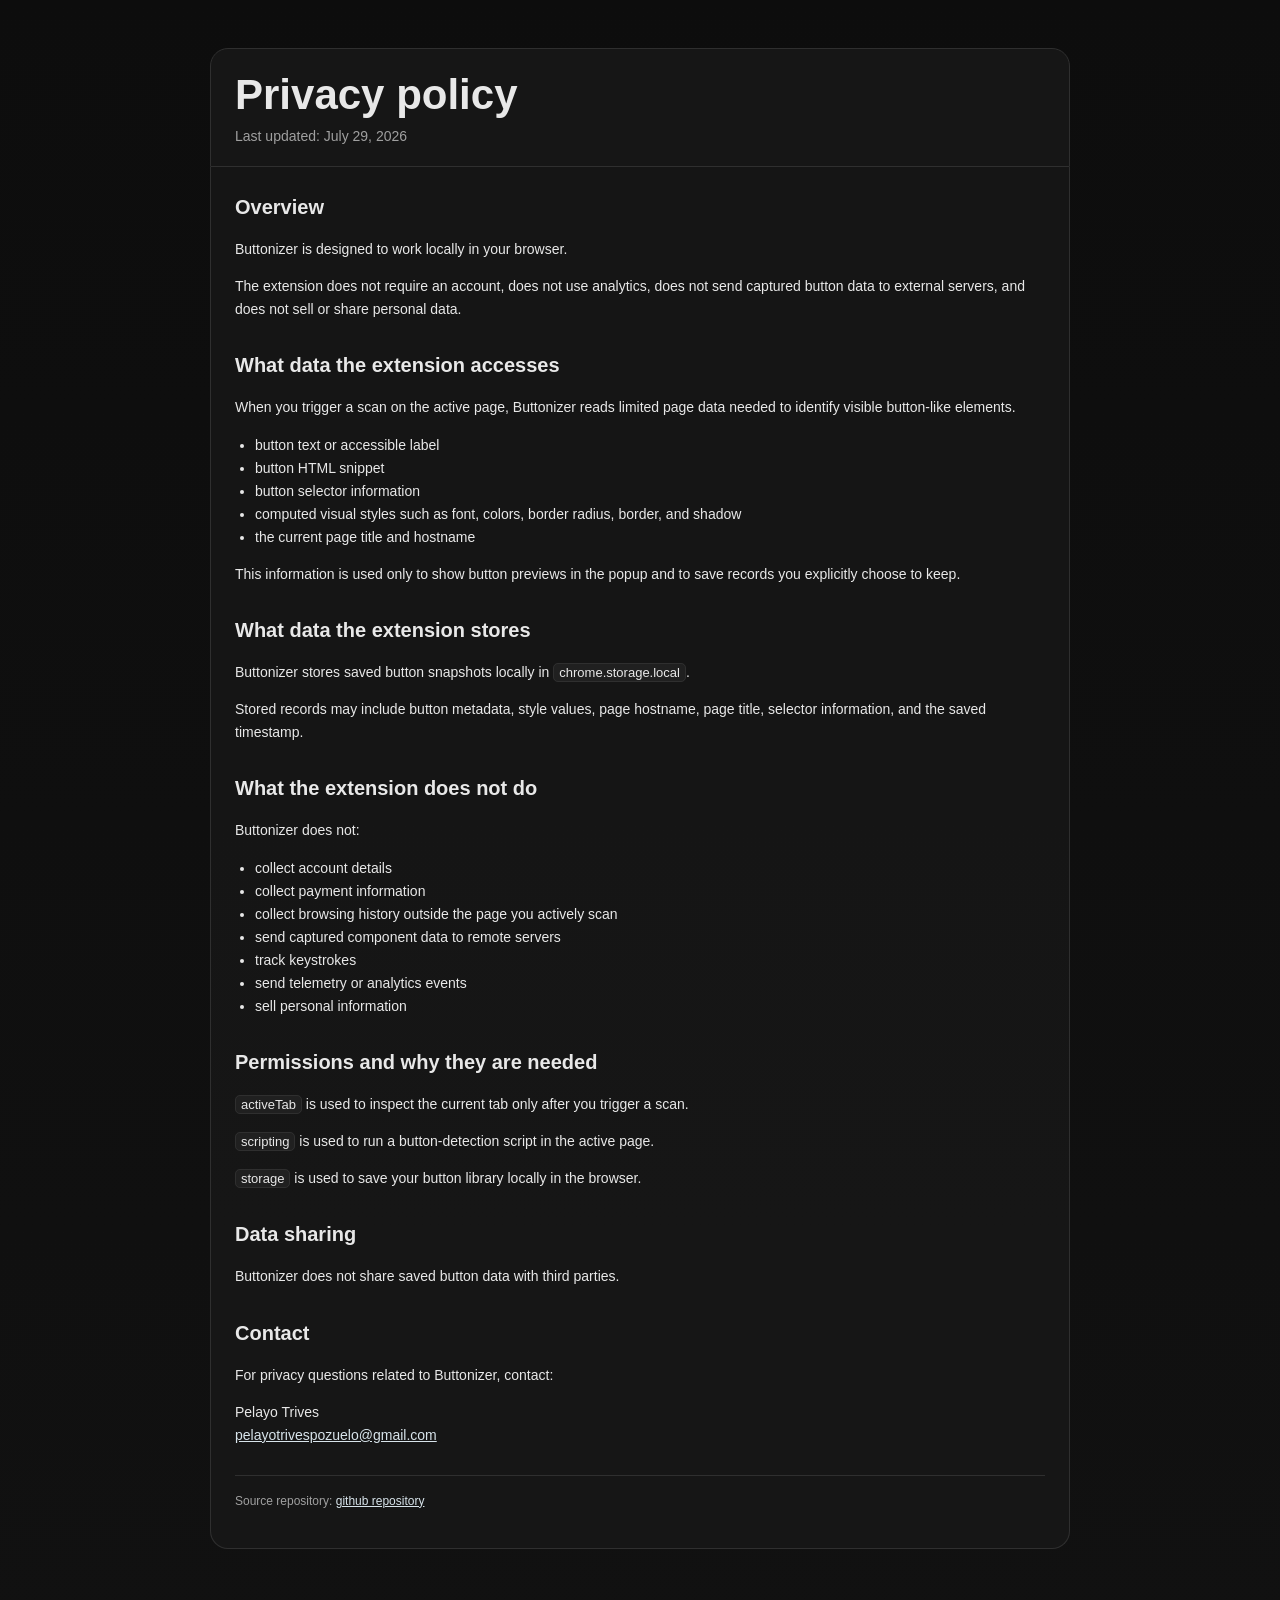
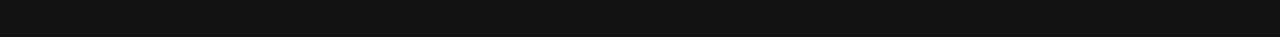
<file: docs/index.html>
<!doctype html>
<html lang="en">
  <head>
    <meta charset="UTF-8" />
    <meta http-equiv="refresh" content="0; url=./privacy/" />
    <meta name="viewport" content="width=device-width, initial-scale=1.0" />
    <title>Buttonizer</title>
  </head>
  <body>
    <p>Redirecting to <a href="./privacy/">privacy policy</a>.</p>
  </body>
</html>
</file>
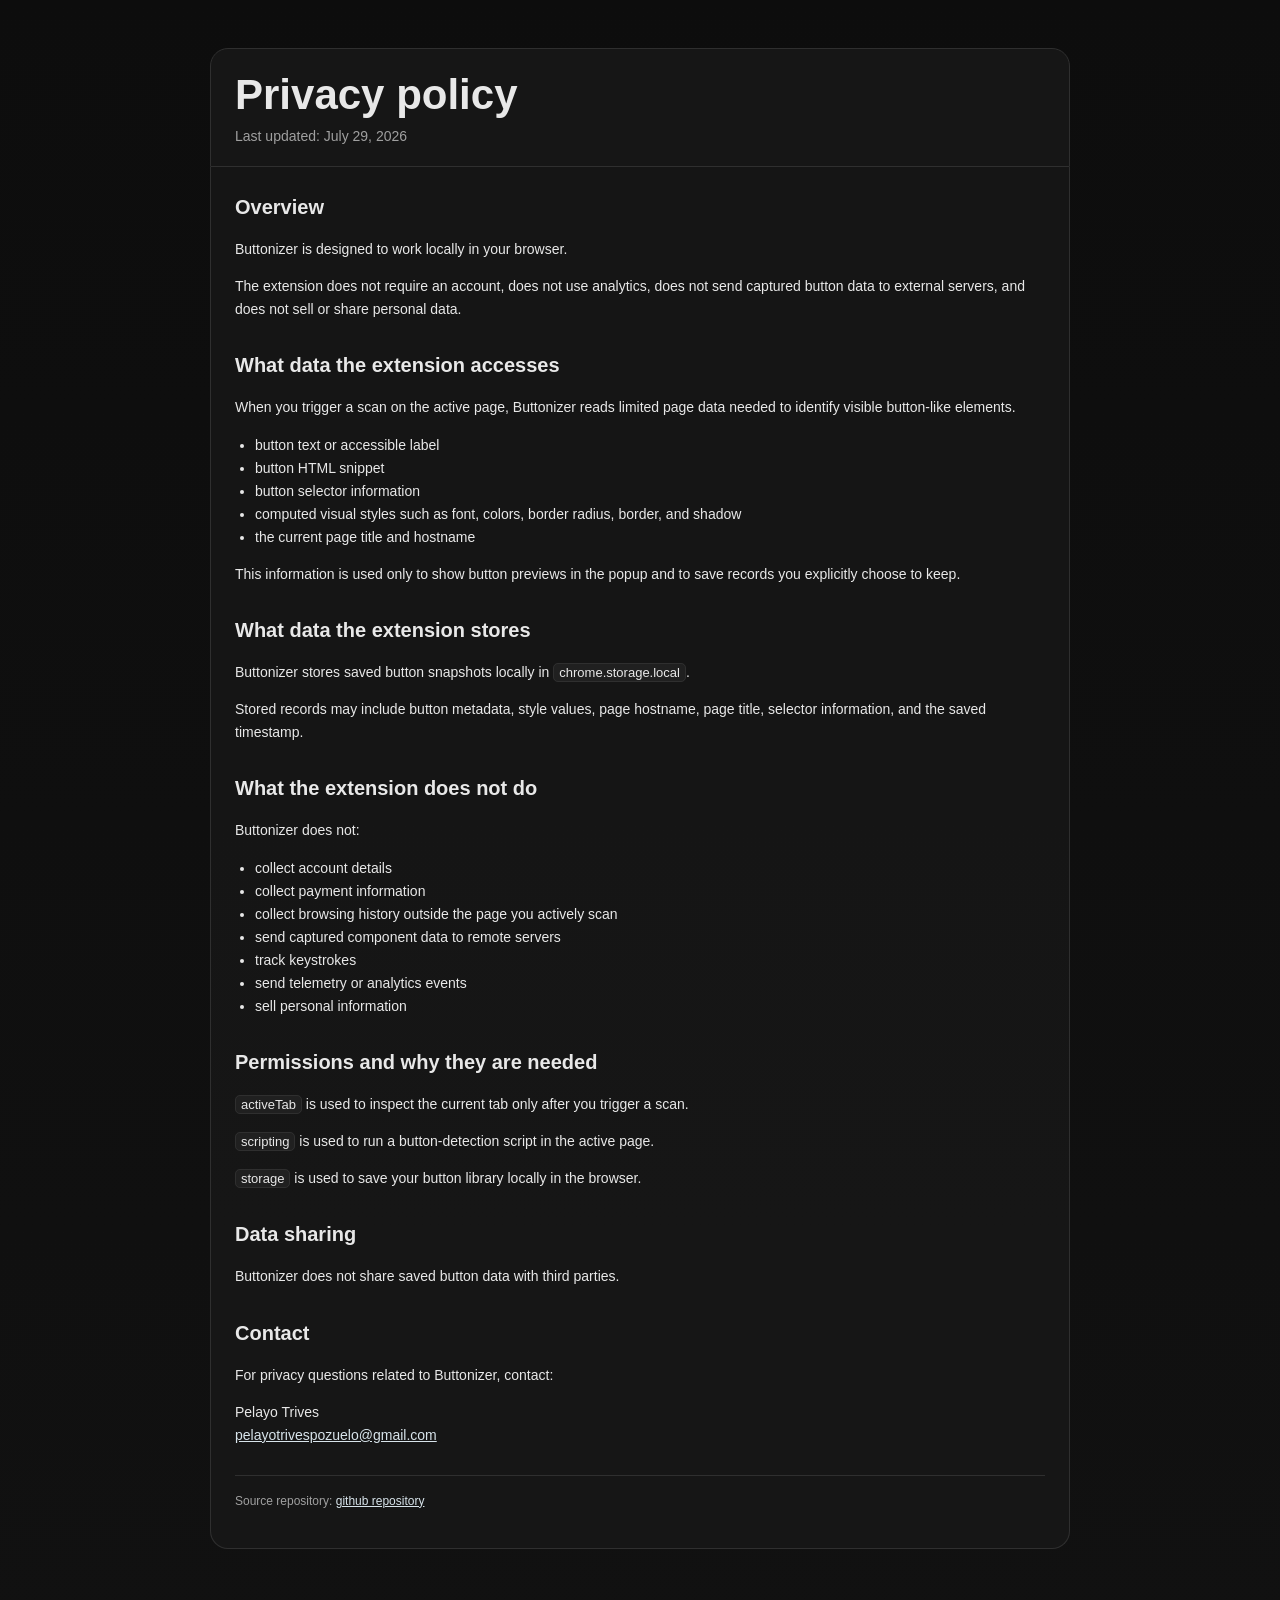
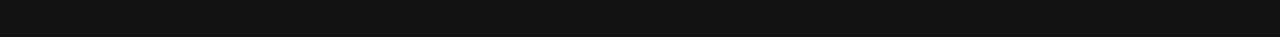
<file: docs/privacy/index.html>
<!doctype html>
<html lang="en">
  <head>
    <meta charset="UTF-8" />
    <meta name="viewport" content="width=device-width, initial-scale=1.0" />
    <title>Privacy policy | Buttonizer</title>
    <meta name="robots" content="noindex, nofollow" />
    <meta name="googlebot" content="noindex, nofollow" />
    <meta
      name="description"
      content="Privacy policy for Buttonizer, a Chrome extension that captures button references and stores them locally in your browser."
    />
    <style>
      :root {
        --bg: #0d0d0d;
        --panel: #171717;
        --panel-2: #202020;
        --ink: #e8e8e8;
        --muted: #a0a0a0;
        --line: #2f2f2f;
      }
      * { box-sizing: border-box; }
      body {
        margin: 0;
        background: linear-gradient(180deg, #0d0d0d 0%, #111111 100%);
        color: var(--ink);
        font-family: "JetBrains Mono", "IBM Plex Sans", sans-serif;
        line-height: 1.65;
      }
      .shell {
        width: min(860px, calc(100vw - 32px));
        margin: 48px auto;
        padding: 0 0 40px;
      }
      .hero {
        padding: 24px 24px 18px;
        border: 1px solid var(--line);
        border-radius: 18px 18px 0 0;
        background: rgba(23, 23, 23, 0.94);
      }
      .hero h1 { margin: 0 0 8px; font-size: clamp(30px, 5vw, 42px); line-height: 1.05; }
      .hero p { margin: 0; color: var(--muted); font-size: 14px; }
      .policy {
        padding: 24px;
        border: 1px solid var(--line);
        border-top: 0;
        border-radius: 0 0 18px 18px;
        background: rgba(23, 23, 23, 0.9);
      }
      h2 { margin: 28px 0 10px; font-size: 20px; }
      p, li { font-size: 14px; }
      ul { margin: 8px 0 0; padding-left: 20px; }
      code {
        padding: 1px 5px;
        border: 1px solid var(--line);
        border-radius: 5px;
        background: var(--panel-2);
        color: var(--ink);
        font-family: inherit;
        font-size: 13px;
      }
      .footer {
        margin-top: 28px;
        padding-top: 16px;
        border-top: 1px solid var(--line);
        color: var(--muted);
        font-size: 12px;
      }
      a { color: #d8e4eb; }
    </style>
  </head>
  <body>
    <main class="shell">
      <section class="hero">
        <h1>Privacy policy</h1>
        <p>Last updated: July 29, 2026</p>
      </section>

      <article class="policy">
        <h2 style="margin-top: 0">Overview</h2>
        <p>Buttonizer is designed to work locally in your browser.</p>
        <p>The extension does not require an account, does not use analytics, does not send captured button data to external servers, and does not sell or share personal data.</p>

        <h2>What data the extension accesses</h2>
        <p>When you trigger a scan on the active page, Buttonizer reads limited page data needed to identify visible button-like elements.</p>
        <ul>
          <li>button text or accessible label</li>
          <li>button HTML snippet</li>
          <li>button selector information</li>
          <li>computed visual styles such as font, colors, border radius, border, and shadow</li>
          <li>the current page title and hostname</li>
        </ul>
        <p>This information is used only to show button previews in the popup and to save records you explicitly choose to keep.</p>

        <h2>What data the extension stores</h2>
        <p>Buttonizer stores saved button snapshots locally in <code>chrome.storage.local</code>.</p>
        <p>Stored records may include button metadata, style values, page hostname, page title, selector information, and the saved timestamp.</p>

        <h2>What the extension does not do</h2>
        <p>Buttonizer does not:</p>
        <ul>
          <li>collect account details</li>
          <li>collect payment information</li>
          <li>collect browsing history outside the page you actively scan</li>
          <li>send captured component data to remote servers</li>
          <li>track keystrokes</li>
          <li>send telemetry or analytics events</li>
          <li>sell personal information</li>
        </ul>

        <h2>Permissions and why they are needed</h2>
        <p><code>activeTab</code> is used to inspect the current tab only after you trigger a scan.</p>
        <p><code>scripting</code> is used to run a button-detection script in the active page.</p>
        <p><code>storage</code> is used to save your button library locally in the browser.</p>

        <h2>Data sharing</h2>
        <p>Buttonizer does not share saved button data with third parties.</p>

        <h2>Contact</h2>
        <p>For privacy questions related to Buttonizer, contact:</p>
        <p>
          Pelayo Trives<br />
          <a href="mailto:pelayotrivespozuelo@gmail.com">pelayotrivespozuelo@gmail.com</a>
        </p>

        <p class="footer">
          Source repository:
          <a href="https://github.com/pelayotrives/buttonizer" rel="noopener noreferrer">github repository</a>
        </p>
      </article>
    </main>
  </body>
</html>
</file>
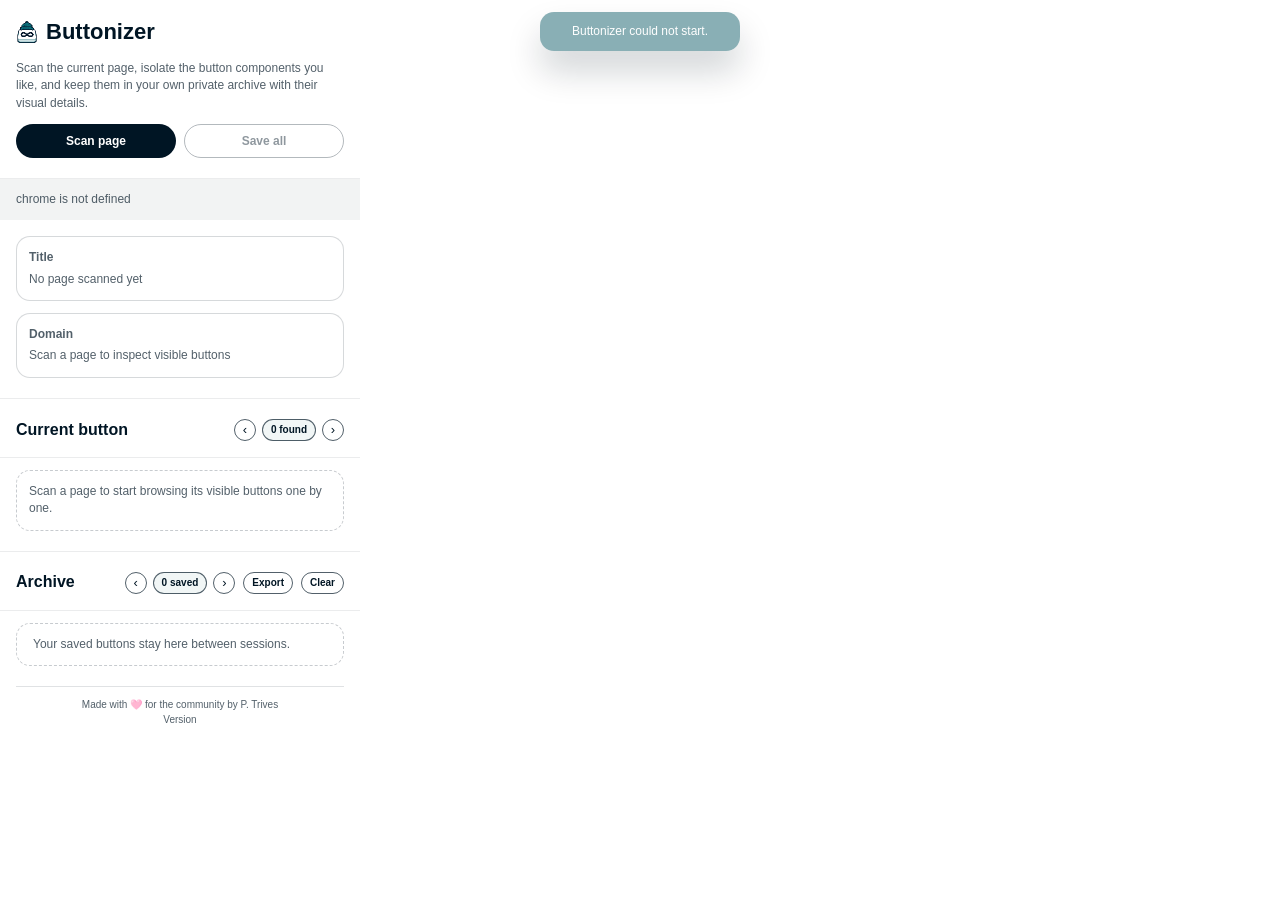
<file: popup/popup.html>
<!doctype html>
<html lang="en">
  <head>
    <meta charset="UTF-8" />
    <meta name="viewport" content="width=device-width, initial-scale=1.0" />
    <title>Buttonizer</title>
    <link rel="stylesheet" href="./popup.css" />
  </head>
  <body>
    <main class="app-shell">
      <div id="toastMessage" class="toast" hidden aria-live="polite"></div>

      <output id="scanLoader" class="scan-loader" hidden aria-live="polite" aria-hidden="true">
        <div class="scan-loader__card">
          <div class="scan-loader__spinner" aria-hidden="true"></div>
          <p class="scan-loader__title">Reading the page</p>
          <p class="scan-loader__copy">Finding visible button components</p>
        </div>
      </output>

      <section class="workspace-panel">
        <header class="workspace-panel__hero">
          <div class="workspace-panel__copy">
            <div class="brand-lockup">
              <img class="brand-mark" src="../icons/icon-32.png" alt="" aria-hidden="true" />
              <h1>Buttonizer</h1>
            </div>
            <p class="hero-copy">
              Scan the current page, isolate the button components you like, and keep them in your own private archive with their visual details.
            </p>
          </div>
          <div class="workspace-panel__actions">
            <button id="scanPageButton" class="ui-button ui-button--primary" type="button">Scan page</button>
            <button id="saveAllButton" class="ui-button ui-button--secondary" type="button" disabled>Save all</button>
          </div>
        </header>

        <output id="statusMessage" class="status-banner">Ready to inspect the active tab.</output>

        <div id="pageFacts" class="facts-grid">
          <div class="fact-card">
            <span class="fact-card__label">Title</span>
            <p class="fact-card__value">No page scanned yet</p>
          </div>
          <div class="fact-card">
            <span class="fact-card__label">URL</span>
            <p class="fact-card__value">Run a scan to inspect visible buttons</p>
          </div>
          <div class="fact-card">
            <span class="fact-card__label">Status</span>
            <p class="fact-card__value">Idle</p>
          </div>
        </div>

        <section class="capture-panel">
          <div class="capture-panel__header">
            <h2>Current button</h2>
            <div class="capture-nav">
              <button id="capturePrevButton" class="nav-button" type="button" aria-label="Previous button">‹</button>
              <span id="scanCountBadge" class="counter-pill">0 found</span>
              <button id="captureNextButton" class="nav-button" type="button" aria-label="Next button">›</button>
            </div>
          </div>

          <div id="detectedEmpty" class="empty-state">
            <p>Scan a page to start browsing its visible buttons one by one.</p>
          </div>

          <article id="detectedInspector" class="inspector-card" hidden>
            <div class="inspector-card__header">
              <div class="inspector-card__title-wrap">
                <h3 id="inspectorTitle">&nbsp;</h3>
                <p id="inspectorSubtitle" class="inspector-card__subtitle"></p>
              </div>
              <button id="saveCurrentButton" class="ui-button ui-button--mini ui-button--secondary" type="button">Save</button>
            </div>

            <div class="preview-stage">
              <div id="inspectorPreview" class="preview-stage__surface" aria-hidden="true"></div>
            </div>

            <div class="meta-row">
              <span id="inspectorSize" class="meta-chip"></span>
              <span id="inspectorFont" class="meta-chip"></span>
              <span id="inspectorWeight" class="meta-chip"></span>
            </div>

            <div class="details-grid">
              <div class="detail-item">
                <span class="detail-item__label">Background</span>
                <p id="inspectorBackground" class="detail-item__value"></p>
              </div>
              <div class="detail-item">
                <span class="detail-item__label">Text</span>
                <p id="inspectorText" class="detail-item__value"></p>
              </div>
              <div class="detail-item">
                <span class="detail-item__label">Border</span>
                <p id="inspectorBorder" class="detail-item__value"></p>
              </div>
              <div class="detail-item">
                <span class="detail-item__label">Radius</span>
                <p id="inspectorRadius" class="detail-item__value"></p>
              </div>
              <div class="detail-item detail-item--full">
                <span class="detail-item__label">Shadow</span>
                <p id="inspectorShadow" class="detail-item__value"></p>
              </div>
            </div>

            <div class="info-block info-block--outlined">
              <div class="section-row">
                <p class="section-title">Palette</p>
              </div>
              <div id="inspectorPalette" class="palette-row" aria-label="Extracted palette"></div>
            </div>

            <div class="info-block info-block--outlined">
              <div class="section-row">
                <p class="section-title">Selector</p>
              </div>
              <p id="inspectorSelector" class="snippet-block__value snippet-block__value--selector"></p>
            </div>

            <div class="info-block">
              <div class="section-row">
                <p class="section-title">Markup</p>
                <button id="copyMarkupButton" class="icon-button" type="button" aria-label="Copy markup">⧉</button>
              </div>
              <pre id="inspectorMarkup" class="snippet-block__value snippet-block__value--code snippet-block__value--editor"></pre>
            </div>
          </article>
        </section>
      </section>

      <section class="panel">
        <div class="panel-header">
          <h2>Archive</h2>
          <div class="panel-header__controls">
            <div class="capture-nav">
              <button id="archivePrevButton" class="nav-button" type="button" aria-label="Previous saved button">‹</button>
              <span id="archiveCountBadge" class="counter-pill">0 saved</span>
              <button id="archiveNextButton" class="nav-button" type="button" aria-label="Next saved button">›</button>
            </div>
            <button id="exportArchiveButton" class="ui-button ui-button--ghost" type="button" aria-label="Export archive" title="Export archive">Export</button>
            <button id="clearLibraryButton" class="ui-button ui-button--ghost" type="button">Clear</button>
          </div>
        </div>

        <div id="savedEmpty" class="empty-state">
          <p>Your saved buttons stay here between sessions.</p>
        </div>

        <div id="savedLibrary" class="preview-stage saved-preview-stage" hidden>
          <div id="savedPreview" class="preview-stage__surface" aria-hidden="true"></div>
        </div>

        <div id="savedDetails" class="saved-details" hidden>
          <div class="saved-details__header">
            <h3 id="savedDetailsTitle">&nbsp;</h3>
            <div class="saved-details__actions">
              <button id="removeSavedButton" class="ui-button ui-button--mini ui-button--secondary" type="button">Remove</button>
            </div>
          </div>
          <div class="saved-details__meta">
            <p id="savedDetailsFont"></p>
            <p id="savedDetailsBackground"></p>
            <p id="savedDetailsBorder"></p>
            <p id="savedDetailsShadow"></p>
          </div>
          <div id="savedDetailsPalette" class="palette-row" aria-label="Saved palette"></div>
          <div class="info-block info-block--code">
            <div class="section-row">
              <p class="section-title">CSS</p>
              <button id="copySavedCssButton" class="icon-button" type="button" aria-label="Copy CSS">⧉</button>
            </div>
            <pre id="savedDetailsCss" class="snippet-block__value snippet-block__value--code snippet-block__value--editor"></pre>
          </div>
        </div>
      </section>

      <footer class="app-footer">
        <hr />
        <p>Made with 🩷 for the community by P. Trives</p>
        <p id="appVersion">Version</p>
      </footer>
    </main>

    <script src="./popup.js" type="module"></script>
  </body>
</html>
</file>
<file: popup/popup.css>
/* Hallmark · pre-emit critique: P4 H4 E4 S4 R4 V4 */
/* Hallmark · macrostructure: Workbench · tone: utilitarian technical · anchor hue: deep teal */
:root {
  --color-ink: #001524;
  --color-signal: #15616d;
  --color-paper: #ffffff;
  --color-paper-soft: rgba(255, 255, 255, 0.98);
  --color-border: rgba(0, 21, 36, 0.1);
  --color-border-strong: rgba(0, 21, 36, 0.68);
  --color-muted: rgba(0, 21, 36, 0.68);
  --color-soft: rgba(21, 97, 109, 0.08);
  --color-soft-strong: rgba(21, 97, 109, 0.16);
  --font-display: Arial, sans-serif;
  --font-body: Arial, sans-serif;
  --space-1: 4px;
  --space-2: 8px;
  --space-3: 12px;
  --space-4: 16px;
  --space-5: 20px;
  --space-6: 24px;
  --radius-sm: 10px;
  --radius-md: 14px;
  --radius-lg: 20px;
  --text-xs: 10px;
  --text-sm: 12px;
  --text-md: 13px;
  --text-lg: 16px;
  --text-xl: 22px;
  --dur-fast: 140ms;
  --dur-mid: 220ms;
  --ease-out: cubic-bezier(0.2, 0.8, 0.2, 1);
  --ease-in-out: cubic-bezier(0.4, 0, 0.2, 1);
  --shadow-panel: 0 10px 24px rgba(0, 21, 36, 0.04);
  --shadow-hover: 0 10px 18px rgba(0, 21, 36, 0.08);
}

* {
  box-sizing: border-box;
}

html,
body {
  margin: 0;
  padding: 0;
  width: 360px;
  min-width: 360px;
  max-width: 360px;
  overflow-x: clip;
  background: #ffffff;
  color: var(--color-ink);
  font-family: var(--font-body);
}

button,
input,
textarea,
select {
  font: inherit;
}

h1,
h2,
h3,
p,
pre {
  margin: 0;
}

h1,
h2,
h3 {
  font-family: var(--font-display);
  font-style: normal;
  font-weight: 700;
  overflow-wrap: anywhere;
}

h1 {
  font-size: var(--text-xl);
  line-height: 1.08;
}

h2 {
  font-size: var(--text-lg);
  line-height: 1.15;
}

h3 {
  font-size: 15px;
  line-height: 1.18;
}

.app-shell {
  position: relative;
  display: flex;
  flex-direction: column;
  gap: 0;
  width: 100%;
  min-height: 100vh;
  padding: 0;
  background: #ffffff;
}

.scan-loader {
  position: fixed;
  inset: 0;
  z-index: 1000;
  display: grid;
  place-items: center;
  padding: var(--space-5);
  background: rgba(255, 255, 255, 0.88);
  backdrop-filter: blur(8px);
  -webkit-backdrop-filter: blur(8px);
}

.scan-loader[hidden] {
  display: none;
}

.scan-loader__card {
  display: grid;
  justify-items: center;
  gap: var(--space-2);
  width: min(100%, 250px);
  padding: var(--space-5);
  border: 1px solid var(--color-border);
  border-radius: var(--radius-md);
  background: var(--color-paper);
  box-shadow: var(--shadow-hover);
  text-align: center;
}

.scan-loader__spinner {
  width: 28px;
  height: 28px;
  border: 3px solid var(--color-soft-strong);
  border-top-color: var(--color-signal);
  border-radius: 50%;
  animation: scan-loader-spin 800ms linear infinite;
}

.scan-loader__title {
  margin-top: var(--space-2);
  font-size: var(--text-md);
  font-weight: 700;
}

.scan-loader__copy {
  color: var(--color-muted);
  font-size: var(--text-sm);
}

@keyframes scan-loader-spin {
  to {
    transform: rotate(360deg);
  }
}

.toast {
  position: fixed;
  top: 12px;
  left: 50%;
  z-index: 999;
  transform: translateX(-50%);
  min-width: 200px;
  max-width: calc(360px - 32px);
  padding: 12px 14px;
  border: 0;
  border-radius: 14px;
  background: rgba(21, 97, 109, 0.5);
  backdrop-filter: blur(18px) saturate(1.12);
  -webkit-backdrop-filter: blur(18px) saturate(1.12);
  color: #ffffff;
  text-align: center;
  font-size: var(--text-sm);
  line-height: 1.25;
  box-shadow: 0 20px 34px rgba(0, 21, 36, 0.18);
  pointer-events: none;
  opacity: 0;
  transition:
    opacity 180ms var(--ease-out),
    transform 180ms var(--ease-out);
}

.toast.is-visible {
  opacity: 1;
  transform: translateX(-50%) translateY(0);
}

.toast[hidden] {
  display: block !important;
  opacity: 0;
  transform: translateX(-50%) translateY(-6px);
}

.workspace-panel,
.panel {
  width: 100%;
  border: 0;
  border-radius: 0;
  background: #ffffff;
  box-shadow: none;
}

.workspace-panel {
  display: flex;
  flex-direction: column;
}

.workspace-panel__hero,
.status-banner,
.facts-grid,
.capture-panel,
.panel-header,
.panel > .empty-state,
.saved-library,
.saved-details {
  padding-inline: var(--space-4);
}

.workspace-panel__hero {
  display: flex;
  flex-direction: column;
  gap: var(--space-3);
  padding-top: var(--space-5);
  padding-bottom: var(--space-3);
  border-bottom: 1px solid rgba(0, 21, 36, 0.08);
}

.workspace-panel__copy h1 {
  margin: 0;
}

.brand-lockup {
  display: flex;
  align-items: center;
  gap: var(--space-2);
  margin-bottom: var(--space-4);
}

.brand-lockup h1 {
  font-size: var(--text-xl);
}

.brand-mark {
  display: block;
  width: 22px;
  height: 22px;
  object-fit: contain;
}

.hero-copy,
.status-banner,
.fact-card__value,
.inspector-card__subtitle,
.detail-item__value,
.snippet-block__value,
.empty-state p,
.saved-details__meta p,
.fact-card__label,
.detail-item__label,
.section-title {
  color: var(--color-muted);
  font-size: var(--text-sm);
  line-height: 1.45;
}

.fact-card__label,
.detail-item__label,
.section-title {
  font-weight: 700;
}

.workspace-panel__actions,
.meta-row,
.capture-nav,
.saved-library,
.palette-row,
.section-row {
  display: flex;
}

.workspace-panel__actions {
  gap: var(--space-2);
  margin-bottom: var(--space-2);
}

.workspace-panel__actions > * {
  flex: 1 1 0;
}

.status-banner {
  margin-bottom: var(--space-4);
  padding-block: var(--space-3);
  border-radius: 0;
  background: rgba(0, 21, 36, 0.05);
}

.facts-grid {
  display: flex;
  flex-direction: column;
  gap: var(--space-3);
  padding-bottom: var(--space-5);
}

.fact-card,
.preview-stage,
.info-block {
  width: 100%;
}

.empty-state,
.saved-details {
  width: auto;
}

.fact-card,
.info-block {
  display: flex;
  flex-direction: column;
  gap: var(--space-1);
  padding: var(--space-3);
  border: 1px solid rgba(0, 21, 36, 0.16);
  border-radius: var(--radius-md);
  background: #ffffff;
}

.fact-card__value,
.detail-item__value,
.inspector-card__subtitle,
.saved-details__meta p,
.snippet-block__value {
  overflow-wrap: anywhere;
}

.capture-panel,
.panel {
  padding-top: var(--space-5);
  padding-bottom: var(--space-5);
  border-top: 1px solid rgba(0, 21, 36, 0.08);
}

.capture-panel {
  display: flex;
  flex-direction: column;
  gap: var(--space-3);
}

.capture-panel__header,
.panel-header,
.inspector-card__header,
.saved-details__header,
.section-row {
  display: flex;
  align-items: center;
  justify-content: space-between;
  gap: var(--space-3);
}

.panel-header__controls {
  display: flex;
  align-items: center;
  gap: var(--space-2);
}

.capture-panel__header {
  margin-inline: calc(var(--space-4) * -1);
  padding: 0 var(--space-4) 16px;
  border-bottom: 1px solid rgba(0, 21, 36, 0.08);
}

.panel-header {
  padding-bottom: 16px;
  border-bottom: 1px solid rgba(0, 21, 36, 0.08);
}

.panel > .empty-state {
  display: block;
  margin: var(--space-3) var(--space-4) 0;
}

.capture-nav {
  align-items: center;
  gap: 6px;
}

.ui-button,
.nav-button,
.saved-button,
.saved-button__remove,
.icon-button,
.palette-swatch {
  transition:
    transform var(--dur-fast) var(--ease-out),
    box-shadow var(--dur-mid) var(--ease-in-out),
    background var(--dur-mid) var(--ease-in-out),
    color var(--dur-mid) var(--ease-in-out),
    opacity var(--dur-fast) var(--ease-out);
    cursor: pointer;
}

.ui-button,
.nav-button,
.saved-button,
.saved-button__remove,
.counter-pill,
.meta-chip {
  display: inline-flex;
  align-items: center;
  justify-content: center;
}

.ui-button {
  min-height: 32px;
  padding: 0 12px;
  border: 1px solid var(--color-border-strong);
  border-radius: 9999px;
  font-size: var(--text-sm);
  font-weight: 700;
}

.workspace-panel__actions .ui-button {
  min-height: 34px;
  padding-inline: 12px;
}

.ui-button:hover,
.nav-button:hover,
.saved-button:hover,
.saved-button__remove:hover,
.palette-swatch:hover {
  transform: translateY(-1px);
  box-shadow: var(--shadow-hover);
}

.ui-button:focus-visible,
.nav-button:focus-visible,
.saved-button:focus-visible,
.saved-button__remove:focus-visible,
.icon-button:focus-visible,
.preview-stage__button:focus-visible,
.palette-swatch:focus-visible {
  outline: 2px solid var(--color-signal);
  outline-offset: 2px;
}

.ui-button:disabled,
.nav-button:disabled,
.icon-button:disabled {
  opacity: 0.44;
  cursor: not-allowed;
  box-shadow: none;
  transform: none;
}

.ui-button--primary {
  background: var(--color-ink);
  color: #ffffff;
}

.ui-button--primary:hover:not(:disabled) {
  background: var(--color-signal);
}

.ui-button--secondary,
.ui-button--ghost,
.nav-button,
.saved-button,
.saved-button__remove,
.counter-pill,
.meta-chip {
  border: 1px solid var(--color-border-strong);
  background: transparent;
  color: var(--color-ink);
}

.ui-button--secondary:hover:not(:disabled),
.ui-button--ghost:hover:not(:disabled),
.nav-button:hover:not(:disabled),
.saved-button:hover,
.saved-button__remove:hover {
  background: var(--color-soft);
}

.ui-button--mini,
.ui-button--ghost {
  min-height: 22px;
  padding-inline: 8px;
  font-size: var(--text-xs);
  font-weight: 700;
}

.nav-button,
.saved-button__remove,
.counter-pill,
.meta-chip {
  border-radius: 9999px;
}

.nav-button,
.saved-button__remove {
  width: 22px;
  height: 22px;
  font-size: 13px;
  line-height: 1;
}

.counter-pill,
.meta-chip {
  min-height: 22px;
  padding: 0 8px;
  background: rgba(21, 97, 109, 0.06);
  font-size: var(--text-xs);
  font-weight: 700;
  white-space: nowrap;
}

.icon-button {
  border: 0;
  padding: 0;
  background: transparent;
  color: var(--color-ink);
  font-size: 14px;
  line-height: 1;
}

.empty-state {
  padding: var(--space-3);
  border: 1px dashed rgba(0, 21, 36, 0.22);
  border-radius: var(--radius-md);
  background: transparent;
}

.inspector-card {
  display: flex;
  flex-direction: column;
  gap: var(--space-3);
  padding: 0;
  border: 0;
  border-radius: 0;
  background: transparent;
  box-shadow: none;
}

.inspector-card__header {
  align-items: flex-start;
}

.saved-details__header {
  align-items: center;
}

.inspector-card__title-wrap {
  min-width: 0;
  flex: 1 1 auto;
}

.inspector-card__title-wrap h3,
.saved-details__header h3 {
  display: -webkit-box;
  overflow: hidden;
  -webkit-box-orient: vertical;
  line-clamp: 2;
  -webkit-line-clamp: 2;
  line-height: 1.18;
}

.inspector-card__subtitle {
  margin-top: var(--space-1);
}

.preview-stage {
  display: flex;
  align-items: center;
  justify-content: center;
  min-height: 92px;
  padding: var(--space-3);
  border: 0;
  border-radius: var(--radius-md);
  background: rgba(0, 21, 36, 0.04);
  overflow: auto;
}

.preview-stage__surface {
  display: flex;
  align-items: center;
  justify-content: center;
  width: 100%;
  min-height: 100%;
  overflow: auto;
}

.saved-preview-stage .preview-stage__surface {
  overflow: hidden;
  cursor: pointer;
}

.preview-stage__surface > * {
  flex: 0 0 auto;
  max-width: 100%;
}

.meta-row {
  flex-wrap: wrap;
  gap: var(--space-2);
}

.details-grid {
  display: grid;
  grid-template-columns: repeat(2, minmax(0, 1fr));
  gap: var(--space-3);
}

.detail-item {
  display: flex;
  flex-direction: column;
  gap: var(--space-1);
  padding: 0;
  border: 0;
  background: transparent;
}

.detail-item--full {
  grid-column: 1 / -1;
}

.section-row {
  gap: var(--space-2);
  margin-bottom: 8px;
  padding-bottom: 4px;
  border-bottom: 1px solid rgba(0, 21, 36, 0.08);
}

.info-block {
  padding-bottom: var(--space-3);
}

.info-block--outlined {
  border: 1px solid rgba(0, 21, 36, 0.16);
  border-radius: var(--radius-md);
  padding: var(--space-3);
  background: #ffffff;
}

.palette-row {
  flex-wrap: wrap;
  gap: var(--space-2);
}

.palette-swatch {
  width: 24px;
  height: 24px;
  border: 1px solid var(--color-border-strong);
  border-radius: 8px;
  background-clip: padding-box;
}

.snippet-block__value--code {
  color: #ffffff;
  overflow: auto;
  max-height: 160px;
  margin-top: 0;
  padding: 12px 14px 12px 16px;
  border: 1px solid rgba(255, 255, 255, 0.04);
  border-radius: 10px;
  background:
    linear-gradient(90deg, rgba(0, 122, 204, 0.18) 0 3px, transparent 3px),
    #1e1e1e;
  font-family: Consolas, "Cascadia Code", "SFMono-Regular", Menlo, monospace;
  font-size: 11px;
  line-height: 1.6;
  white-space: pre-wrap;
  overflow-wrap: break-word;
  tab-size: 2;
}

.snippet-block__value--editor {
  box-shadow:
    inset 0 1px 0 rgba(255, 255, 255, 0.03),
    inset 0 0 0 1px rgba(0, 0, 0, 0.12);
}

.snippet-block__value--editor::selection {
  background: rgba(38, 79, 120, 0.72);
  color: #ffffff;
}

.token {
  font: inherit;
}

.token-selector,
.token-tag {
  color: #4fc1ff;
}

.token-property,
.token-attribute {
  color: #9cdcfe;
}

.token-value {
  color: #ce9178;
}

.token-string {
  color: #ce9178;
}

.token-punctuation {
  color: #d4d4d4;
}

.info-block--code {
  gap: var(--space-2);
}

.saved-details__actions {
  display: flex;
  align-items: center;
  gap: var(--space-2);
}


.saved-preview-stage {
  width: auto;
  max-width: calc(100% - (var(--space-4) * 2));
  margin: var(--space-3) var(--space-4) 0;
  box-sizing: border-box;
}

.saved-library {
  margin-top: var(--space-3);
}

.saved-button-wrap {
  display: flex;
  align-items: center;
  justify-content: center;
  width: 100%;
  min-width: 0;
}

.saved-button {
  display: flex;
  align-items: center;
  justify-content: center;
  flex: 1 1 auto;
  min-width: 0;
  width: 100%;
  min-height: 48px;
  padding: 0;
  border: 0;
  border-radius: 0;
  font-size: var(--text-sm);
  font-weight: 700;
  overflow: visible;
  background: transparent;
  box-shadow: none;
  outline: none;
  cursor: pointer;
}

.saved-button:focus,
.saved-button:focus-visible,
.saved-preview-stage *:focus,
.saved-preview-stage *:focus-visible {
  outline: none !important;
  box-shadow: none !important;
}

.saved-button > * {
  max-width: none;
}

.saved-button.is-active {
  outline: none;
}

.app-footer {
  padding: 0 var(--space-4) var(--space-4);
  color: var(--color-muted);
  text-align: center;
  font-size: var(--text-xs);
}

.app-footer hr {
  margin: 0 0 var(--space-3);
  border: 0;
  border-top: 1px solid rgba(0, 21, 36, 0.12);
}

.app-footer p + p {
  margin-top: var(--space-1);
}

.saved-details {
  display: flex;
  flex-direction: column;
  gap: var(--space-3);
  width: auto;
  margin: var(--space-3) var(--space-4) 0;
  padding: var(--space-3);
  border: 1px solid rgba(0, 21, 36, 0.16);
  border-radius: var(--radius-md);
  background: #ffffff;
}

.saved-details__meta {
  display: grid;
  gap: var(--space-1);
}

[hidden] {
  display: none !important;
}

@media (prefers-reduced-motion: reduce) {
  *,
  *::before,
  *::after {
    animation-duration: 0.01ms !important;
    animation-iteration-count: 1 !important;
    scroll-behavior: auto !important;
    transition-duration: 0.01ms !important;
  }
}
</file>
